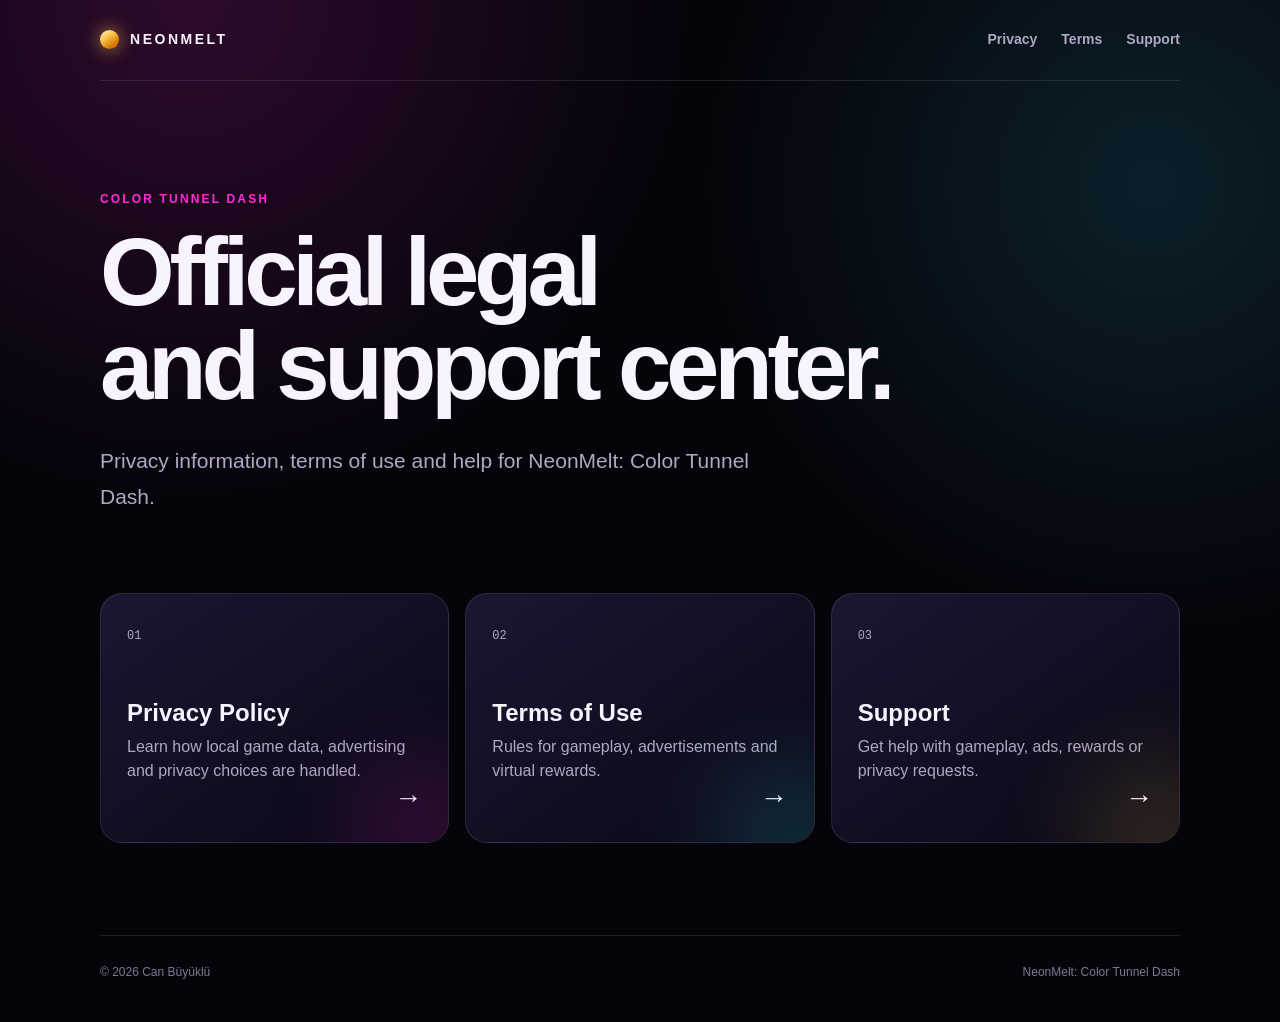
<file: index.html>
<!doctype html>
<html lang="en">
<head>
  <meta charset="utf-8">
  <meta name="viewport" content="width=device-width, initial-scale=1">
  <meta name="description" content="Official legal and support pages for NeonMelt: Color Tunnel Dash.">
  <title>NeonMelt: Color Tunnel Dash</title>
  <link rel="stylesheet" href="styles.css">
</head>
<body>
  <header class="site-header">
    <a class="brand" href="index.html" aria-label="NeonMelt home">
      <span class="brand-orb"></span>
      <span>NEONMELT</span>
    </a>
    <nav aria-label="Legal pages">
      <a href="privacy.html">Privacy</a>
      <a href="terms.html">Terms</a>
      <a href="support.html">Support</a>
    </nav>
  </header>

  <main class="hero-shell">
    <section class="hero">
      <p class="eyebrow">COLOR TUNNEL DASH</p>
      <h1>Official legal<br>and support center.</h1>
      <p class="lede">Privacy information, terms of use and help for NeonMelt: Color Tunnel Dash.</p>
      <div class="card-grid">
        <a class="link-card" href="privacy.html">
          <span class="card-index">01</span>
          <h2>Privacy Policy</h2>
          <p>Learn how local game data, advertising and privacy choices are handled.</p>
          <span class="card-arrow">→</span>
        </a>
        <a class="link-card" href="terms.html">
          <span class="card-index">02</span>
          <h2>Terms of Use</h2>
          <p>Rules for gameplay, advertisements and virtual rewards.</p>
          <span class="card-arrow">→</span>
        </a>
        <a class="link-card" href="support.html">
          <span class="card-index">03</span>
          <h2>Support</h2>
          <p>Get help with gameplay, ads, rewards or privacy requests.</p>
          <span class="card-arrow">→</span>
        </a>
      </div>
    </section>
  </main>

  <footer>
    <span>© 2026 Can Büyüklü</span>
    <span>NeonMelt: Color Tunnel Dash</span>
  </footer>
</body>
</html>
</file>
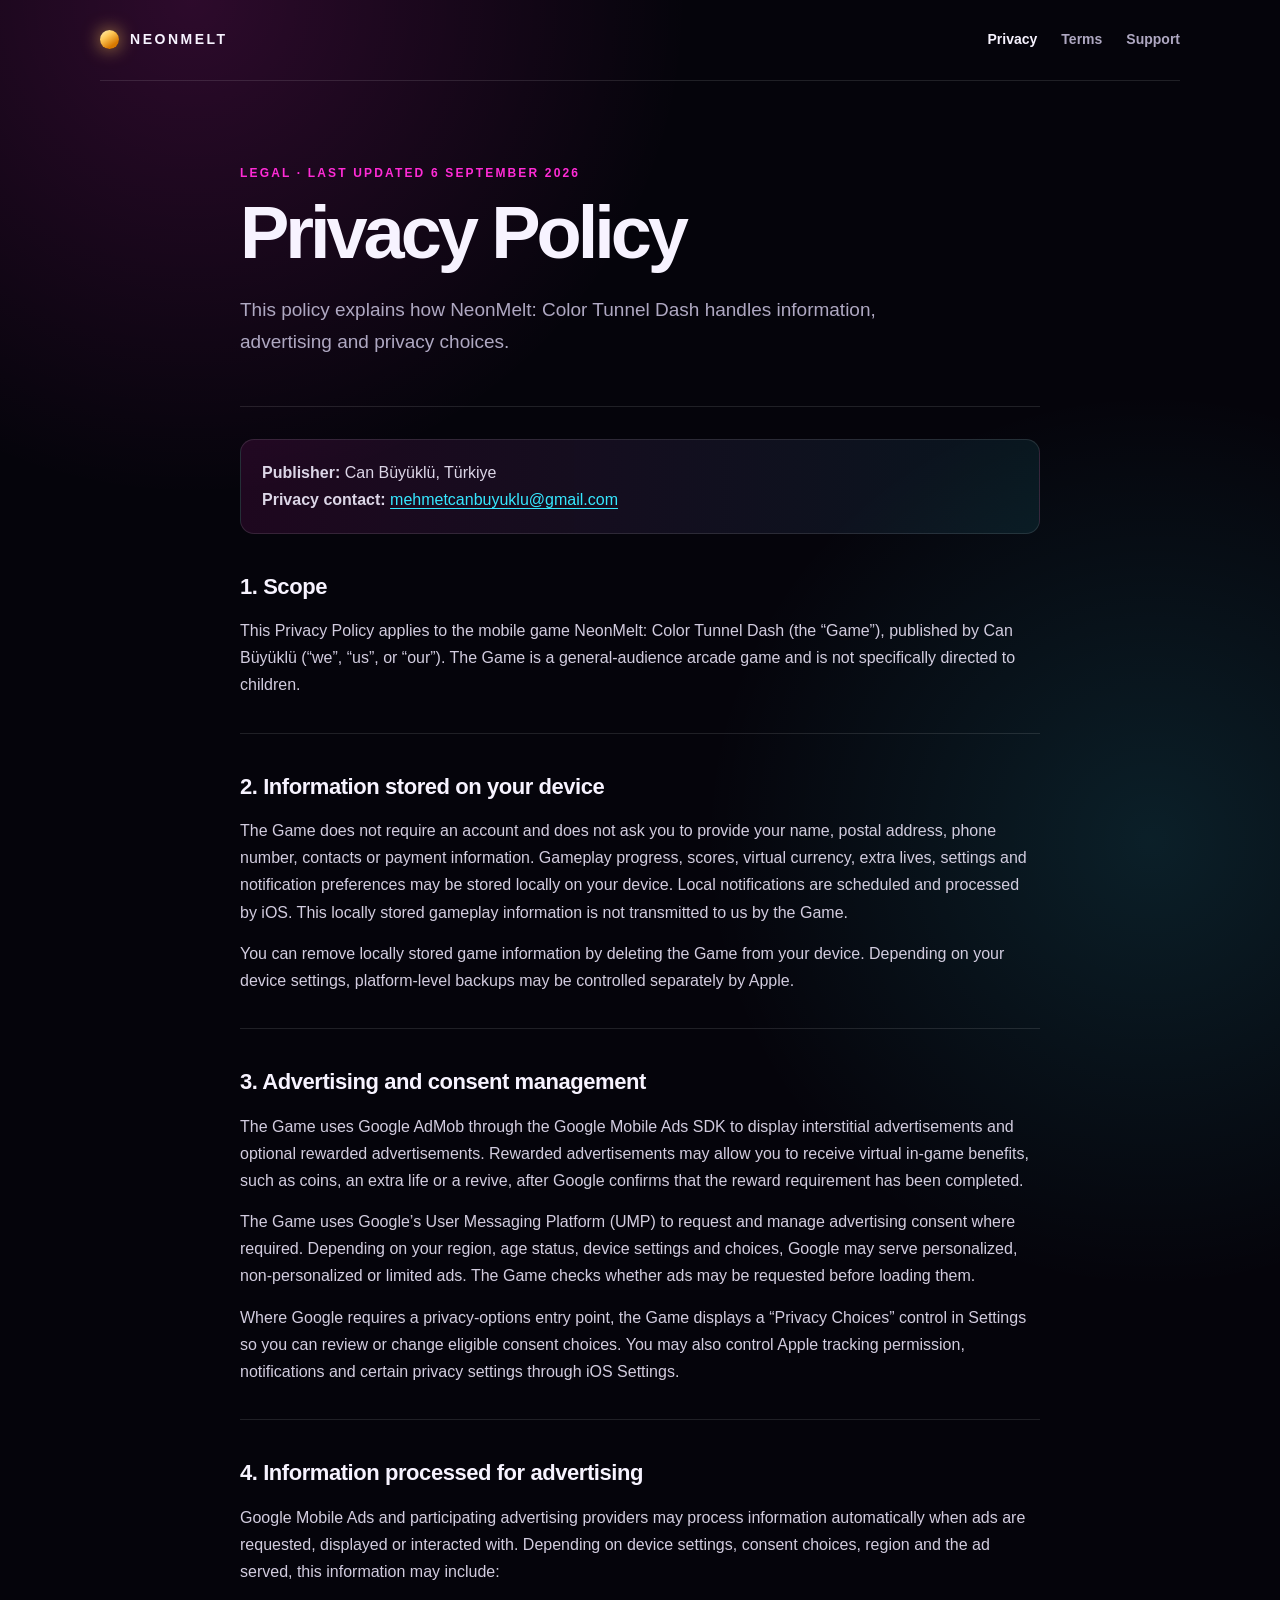
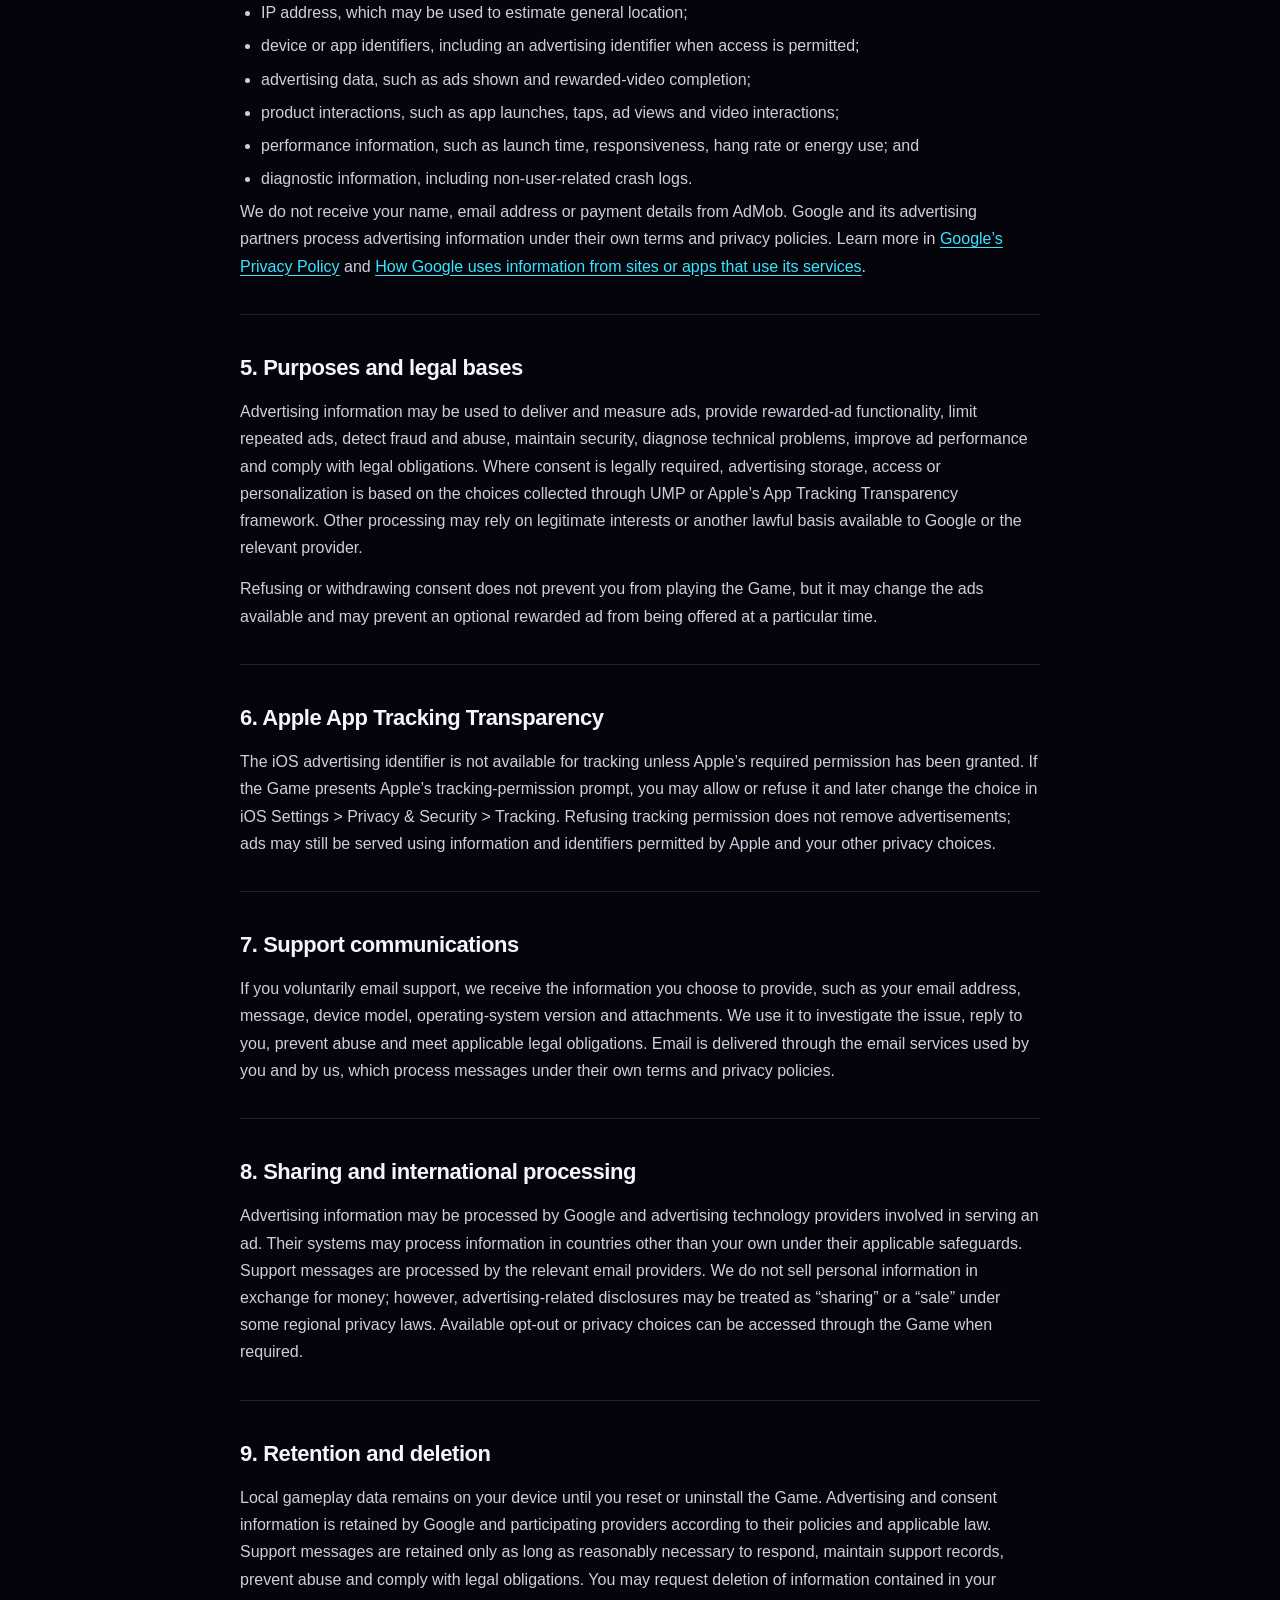
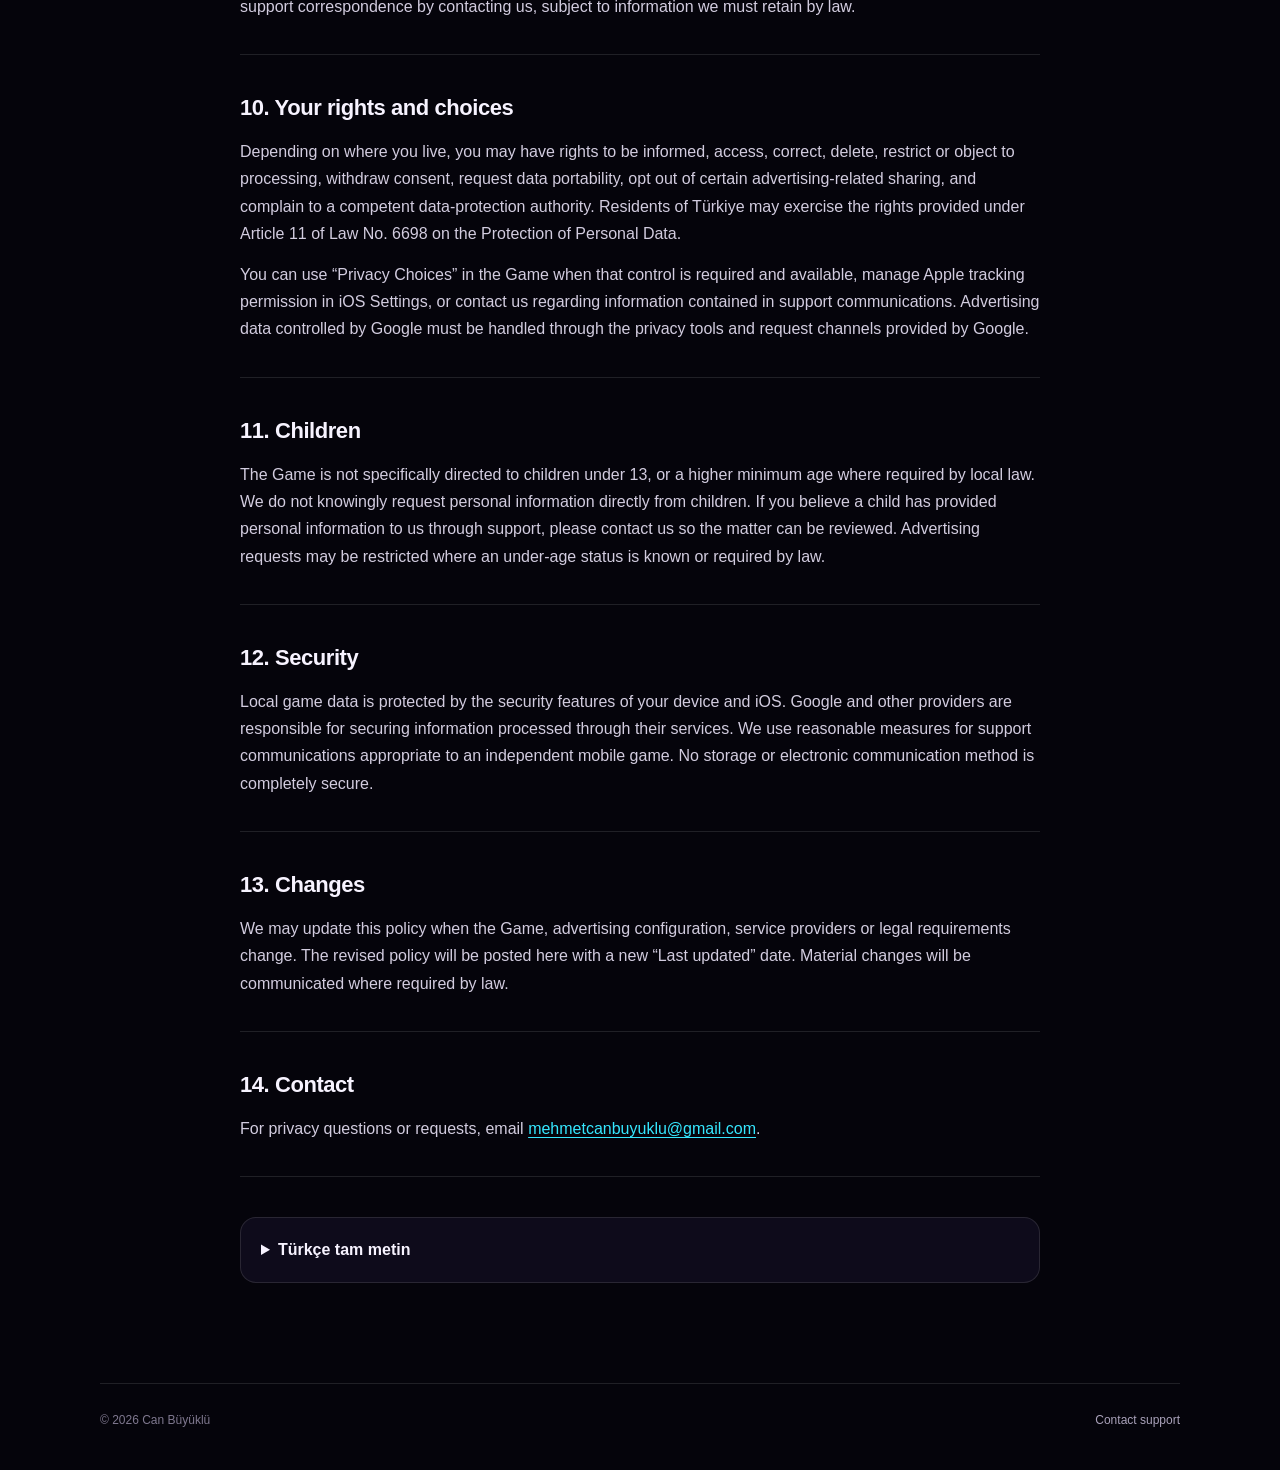
<file: privacy.html>
<!doctype html>
<html lang="en">
<head>
  <meta charset="utf-8">
  <meta name="viewport" content="width=device-width, initial-scale=1">
  <meta name="description" content="Privacy Policy for NeonMelt: Color Tunnel Dash.">
  <title>Privacy Policy — NeonMelt</title>
  <link rel="stylesheet" href="styles.css">
</head>
<body>
  <header class="site-header">
    <a class="brand" href="index.html"><span class="brand-orb"></span><span>NEONMELT</span></a>
    <nav aria-label="Legal pages">
      <a class="active" href="privacy.html">Privacy</a>
      <a href="terms.html">Terms</a>
      <a href="support.html">Support</a>
    </nav>
  </header>

  <main class="document-shell">
    <article class="document">
      <div class="document-title">
        <p class="eyebrow">LEGAL · LAST UPDATED 6 SEPTEMBER 2026</p>
        <h1>Privacy Policy</h1>
        <p>This policy explains how NeonMelt: Color Tunnel Dash handles information, advertising and privacy choices.</p>
      </div>

      <div class="notice">
        <strong>Publisher:</strong> Can Büyüklü, Türkiye<br>
        <strong>Privacy contact:</strong> <a href="mailto:mehmetcanbuyuklu@gmail.com">mehmetcanbuyuklu@gmail.com</a>
      </div>

      <section>
        <h2>1. Scope</h2>
        <p>This Privacy Policy applies to the mobile game NeonMelt: Color Tunnel Dash (the “Game”), published by Can Büyüklü (“we”, “us”, or “our”). The Game is a general-audience arcade game and is not specifically directed to children.</p>
      </section>

      <section>
        <h2>2. Information stored on your device</h2>
        <p>The Game does not require an account and does not ask you to provide your name, postal address, phone number, contacts or payment information. Gameplay progress, scores, virtual currency, extra lives, settings and notification preferences may be stored locally on your device. Local notifications are scheduled and processed by iOS. This locally stored gameplay information is not transmitted to us by the Game.</p>
        <p>You can remove locally stored game information by deleting the Game from your device. Depending on your device settings, platform-level backups may be controlled separately by Apple.</p>
      </section>

      <section>
        <h2>3. Advertising and consent management</h2>
        <p>The Game uses Google AdMob through the Google Mobile Ads SDK to display interstitial advertisements and optional rewarded advertisements. Rewarded advertisements may allow you to receive virtual in-game benefits, such as coins, an extra life or a revive, after Google confirms that the reward requirement has been completed.</p>
        <p>The Game uses Google’s User Messaging Platform (UMP) to request and manage advertising consent where required. Depending on your region, age status, device settings and choices, Google may serve personalized, non-personalized or limited ads. The Game checks whether ads may be requested before loading them.</p>
        <p>Where Google requires a privacy-options entry point, the Game displays a “Privacy Choices” control in Settings so you can review or change eligible consent choices. You may also control Apple tracking permission, notifications and certain privacy settings through iOS Settings.</p>
      </section>

      <section>
        <h2>4. Information processed for advertising</h2>
        <p>Google Mobile Ads and participating advertising providers may process information automatically when ads are requested, displayed or interacted with. Depending on device settings, consent choices, region and the ad served, this information may include:</p>
        <ul>
          <li>IP address, which may be used to estimate general location;</li>
          <li>device or app identifiers, including an advertising identifier when access is permitted;</li>
          <li>advertising data, such as ads shown and rewarded-video completion;</li>
          <li>product interactions, such as app launches, taps, ad views and video interactions;</li>
          <li>performance information, such as launch time, responsiveness, hang rate or energy use; and</li>
          <li>diagnostic information, including non-user-related crash logs.</li>
        </ul>
        <p>We do not receive your name, email address or payment details from AdMob. Google and its advertising partners process advertising information under their own terms and privacy policies. Learn more in <a href="https://policies.google.com/privacy" target="_blank" rel="noopener noreferrer">Google’s Privacy Policy</a> and <a href="https://policies.google.com/technologies/partner-sites" target="_blank" rel="noopener noreferrer">How Google uses information from sites or apps that use its services</a>.</p>
      </section>

      <section>
        <h2>5. Purposes and legal bases</h2>
        <p>Advertising information may be used to deliver and measure ads, provide rewarded-ad functionality, limit repeated ads, detect fraud and abuse, maintain security, diagnose technical problems, improve ad performance and comply with legal obligations. Where consent is legally required, advertising storage, access or personalization is based on the choices collected through UMP or Apple’s App Tracking Transparency framework. Other processing may rely on legitimate interests or another lawful basis available to Google or the relevant provider.</p>
        <p>Refusing or withdrawing consent does not prevent you from playing the Game, but it may change the ads available and may prevent an optional rewarded ad from being offered at a particular time.</p>
      </section>

      <section>
        <h2>6. Apple App Tracking Transparency</h2>
        <p>The iOS advertising identifier is not available for tracking unless Apple’s required permission has been granted. If the Game presents Apple’s tracking-permission prompt, you may allow or refuse it and later change the choice in iOS Settings &gt; Privacy &amp; Security &gt; Tracking. Refusing tracking permission does not remove advertisements; ads may still be served using information and identifiers permitted by Apple and your other privacy choices.</p>
      </section>

      <section>
        <h2>7. Support communications</h2>
        <p>If you voluntarily email support, we receive the information you choose to provide, such as your email address, message, device model, operating-system version and attachments. We use it to investigate the issue, reply to you, prevent abuse and meet applicable legal obligations. Email is delivered through the email services used by you and by us, which process messages under their own terms and privacy policies.</p>
      </section>

      <section>
        <h2>8. Sharing and international processing</h2>
        <p>Advertising information may be processed by Google and advertising technology providers involved in serving an ad. Their systems may process information in countries other than your own under their applicable safeguards. Support messages are processed by the relevant email providers. We do not sell personal information in exchange for money; however, advertising-related disclosures may be treated as “sharing” or a “sale” under some regional privacy laws. Available opt-out or privacy choices can be accessed through the Game when required.</p>
      </section>

      <section>
        <h2>9. Retention and deletion</h2>
        <p>Local gameplay data remains on your device until you reset or uninstall the Game. Advertising and consent information is retained by Google and participating providers according to their policies and applicable law. Support messages are retained only as long as reasonably necessary to respond, maintain support records, prevent abuse and comply with legal obligations. You may request deletion of information contained in your support correspondence by contacting us, subject to information we must retain by law.</p>
      </section>

      <section>
        <h2>10. Your rights and choices</h2>
        <p>Depending on where you live, you may have rights to be informed, access, correct, delete, restrict or object to processing, withdraw consent, request data portability, opt out of certain advertising-related sharing, and complain to a competent data-protection authority. Residents of Türkiye may exercise the rights provided under Article 11 of Law No. 6698 on the Protection of Personal Data.</p>
        <p>You can use “Privacy Choices” in the Game when that control is required and available, manage Apple tracking permission in iOS Settings, or contact us regarding information contained in support communications. Advertising data controlled by Google must be handled through the privacy tools and request channels provided by Google.</p>
      </section>

      <section>
        <h2>11. Children</h2>
        <p>The Game is not specifically directed to children under 13, or a higher minimum age where required by local law. We do not knowingly request personal information directly from children. If you believe a child has provided personal information to us through support, please contact us so the matter can be reviewed. Advertising requests may be restricted where an under-age status is known or required by law.</p>
      </section>

      <section>
        <h2>12. Security</h2>
        <p>Local game data is protected by the security features of your device and iOS. Google and other providers are responsible for securing information processed through their services. We use reasonable measures for support communications appropriate to an independent mobile game. No storage or electronic communication method is completely secure.</p>
      </section>

      <section>
        <h2>13. Changes</h2>
        <p>We may update this policy when the Game, advertising configuration, service providers or legal requirements change. The revised policy will be posted here with a new “Last updated” date. Material changes will be communicated where required by law.</p>
      </section>

      <section>
        <h2>14. Contact</h2>
        <p>For privacy questions or requests, email <a href="mailto:mehmetcanbuyuklu@gmail.com">mehmetcanbuyuklu@gmail.com</a>.</p>
      </section>

      <details class="translation">
        <summary>Türkçe tam metin</summary>
        <div>
          <p><strong>Son güncelleme:</strong> 6 Eylül 2026<br><strong>Yayıncı/veri sorumlusu:</strong> Can Büyüklü, Türkiye<br><strong>İletişim:</strong> <a href="mailto:mehmetcanbuyuklu@gmail.com">mehmetcanbuyuklu@gmail.com</a></p>
          <h2>1. Kapsam</h2>
          <p>Bu Gizlilik Politikası, Can Büyüklü (“biz”) tarafından yayımlanan NeonMelt: Color Tunnel Dash adlı mobil oyun (“Oyun”) için geçerlidir. Oyun genel kitleye yönelik bir arcade oyunudur ve özellikle çocuklara yönelik değildir.</p>
          <h2>2. Cihazınızda saklanan bilgiler</h2>
          <p>Oyun hesap açılmasını gerektirmez; ad, posta adresi, telefon numarası, rehber veya ödeme bilgisi istemez. Oyun ilerlemesi, skorlar, sanal para, ekstra canlar, ayarlar ve bildirim tercihleri cihazınızda yerel olarak saklanabilir. Yerel bildirimler iOS tarafından cihaz üzerinde işlenir. Bu yerel oyun bilgileri Oyun tarafından bize iletilmez.</p>
          <p>Yerel oyun verilerini cihazınızdan kaldırmak için Oyunu silebilirsiniz. Platform seviyesindeki yedekler, cihaz ayarlarınıza bağlı olarak Apple tarafından ayrıca yönetilebilir.</p>
          <h2>3. Reklamlar ve izin yönetimi</h2>
          <p>Oyun; geçiş reklamları ve isteğe bağlı ödüllü reklamlar göstermek için Google Mobile Ads SDK aracılığıyla Google AdMob kullanır. Ödüllü reklamlar, Google ödül koşulunun tamamlandığını doğruladıktan sonra jeton, ekstra can veya yeniden canlanma gibi sanal oyun içi faydalar sağlayabilir.</p>
          <p>Oyun, gerekli olduğu yerlerde reklam izinlerini almak ve yönetmek için Google User Messaging Platform’u (UMP) kullanır. Bölgenize, yaş durumunuza, cihaz ayarlarınıza ve seçimlerinize göre Google kişiselleştirilmiş, kişiselleştirilmemiş veya sınırlı reklamlar sunabilir. Oyun, reklamları yüklemeden önce reklam isteğine izin verilip verilmediğini kontrol eder.</p>
          <p>Google gizlilik seçenekleri için uygulama içi bir giriş noktası gerektirdiğinde Ayarlar ekranında “Gizlilik Seçenekleri” gösterilir. Buradan uygun izin seçimlerinizi inceleyebilir veya değiştirebilirsiniz.</p>
          <h2>4. Reklamlar için işlenebilecek bilgiler</h2>
          <p>Google Mobile Ads ve reklama katılan sağlayıcılar; reklam istendiğinde, gösterildiğinde veya reklamla etkileşime girildiğinde IP adresi ve yaklaşık konum, cihaz veya uygulama kimlikleri, reklam verileri, uygulama ve video etkileşimleri, performans bilgileri ve tanılama/çökme kayıtları gibi bilgileri işleyebilir. İşlenen bilgiler cihaz ayarlarına, izin seçimlerine, bölgeye ve gösterilen reklama göre değişebilir.</p>
          <p>AdMob üzerinden adınızı, e-posta adresinizi veya ödeme bilgilerinizi almayız. Ayrıntılar için <a href="https://policies.google.com/privacy" target="_blank" rel="noopener noreferrer">Google Gizlilik Politikası</a> ile <a href="https://policies.google.com/technologies/partner-sites" target="_blank" rel="noopener noreferrer">Google hizmetlerini kullanan uygulamalardaki bilgilerin kullanımı</a> sayfasını inceleyebilirsiniz.</p>
          <h2>5. Amaçlar ve hukuki sebepler</h2>
          <p>Reklam bilgileri; reklam sunmak ve ölçmek, ödüllü reklam işlevini sağlamak, tekrarları sınırlamak, dolandırıcılığı ve kötüye kullanımı tespit etmek, güvenliği sağlamak, teknik sorunları teşhis etmek, reklam performansını geliştirmek ve hukuki yükümlülükleri yerine getirmek için kullanılabilir. Rızanın gerektiği durumlarda depolama, erişim veya reklam kişiselleştirme UMP ya da Apple Uygulama Takip Şeffaflığı üzerinden yaptığınız seçimlere dayanır.</p>
          <h2>6. Apple Uygulama Takip Şeffaflığı</h2>
          <p>Apple’ın gerekli izni verilmedikçe iOS reklam kimliği takip amacıyla kullanılamaz. Oyun Apple takip izni penceresini gösterirse izin verebilir veya reddedebilir; seçiminizi daha sonra iOS Ayarlar &gt; Gizlilik ve Güvenlik &gt; Takip bölümünden değiştirebilirsiniz. Takip iznini reddetmek reklamları tamamen kaldırmaz.</p>
          <h2>7. Destek yazışmaları</h2>
          <p>Destek için kendi isteğinizle e-posta gönderirseniz e-posta adresiniz, mesajınız, cihaz modeliniz, işletim sistemi sürümünüz ve ekleriniz bize ulaşır. Bunları sorunu incelemek, yanıt vermek, kötüye kullanımı önlemek ve hukuki yükümlülükleri yerine getirmek için kullanırız.</p>
          <h2>8. Paylaşım ve uluslararası işleme</h2>
          <p>Reklam bilgileri Google ve reklamın sunulmasında görev alan reklam teknolojisi sağlayıcıları tarafından işlenebilir ve kendi güvenceleri kapsamında ülkeniz dışında işlenebilir. Kişisel bilgileri para karşılığında satmayız; ancak reklamla ilgili bazı aktarımlar belirli bölgesel kanunlarda “paylaşım” veya “satış” sayılabilir.</p>
          <h2>9. Saklama ve silme</h2>
          <p>Yerel oyun verileri Oyunu sıfırlayana veya kaldırana kadar cihazınızda kalır. Reklam ve izin bilgileri Google ve katılan sağlayıcılar tarafından kendi politikaları kapsamında saklanır. Destek mesajları yalnızca makul ölçüde gerekli olduğu sürece saklanır.</p>
          <h2>10. Haklarınız ve seçimleriniz</h2>
          <p>Bulunduğunuz yere göre bilgi alma, erişim, düzeltme, silme, işlemeyi kısıtlama veya işlemeye itiraz etme, rızayı geri çekme, veri taşınabilirliği isteme ve yetkili makama şikâyette bulunma haklarınız olabilir. Türkiye’de ikamet eden kişiler 6698 sayılı Kanun’un 11. maddesindeki haklarını kullanabilir.</p>
          <p>Mevcut olduğunda Oyun içindeki “Gizlilik Seçenekleri”ni kullanabilir, Apple takip iznini iOS Ayarları’ndan yönetebilir veya destek yazışmalarındaki bilgiler için bizimle iletişime geçebilirsiniz.</p>
          <h2>11. Çocuklar</h2>
          <p>Oyun özellikle 13 yaşından küçük çocuklara veya yerel hukukun gerektirdiği daha yüksek asgari yaşın altındaki kişilere yönelik değildir. Çocuklardan bilerek doğrudan kişisel bilgi istemeyiz.</p>
          <h2>12. Güvenlik</h2>
          <p>Yerel oyun verileri cihazınızın ve iOS’in güvenlik özellikleriyle korunur. Google ve diğer sağlayıcılar kendi hizmetlerinde işlenen bilgilerin güvenliğinden sorumludur. Hiçbir saklama veya elektronik iletişim yöntemi tamamen güvenli değildir.</p>
          <h2>13. Değişiklikler</h2>
          <p>Oyun, reklam yapılandırması, hizmet sağlayıcıları veya hukuki gereklilikler değiştiğinde bu politikayı güncelleyebiliriz. Güncel metin yeni “Son güncelleme” tarihiyle burada yayımlanır.</p>
          <h2>14. İletişim</h2>
          <p>Gizlilikle ilgili soru ve talepleriniz için <a href="mailto:mehmetcanbuyuklu@gmail.com">mehmetcanbuyuklu@gmail.com</a> adresine yazabilirsiniz.</p>
        </div>
      </details>
    </article>
  </main>

  <footer><span>© 2026 Can Büyüklü</span><a href="support.html">Contact support</a></footer>
</body>
</html>
</file>
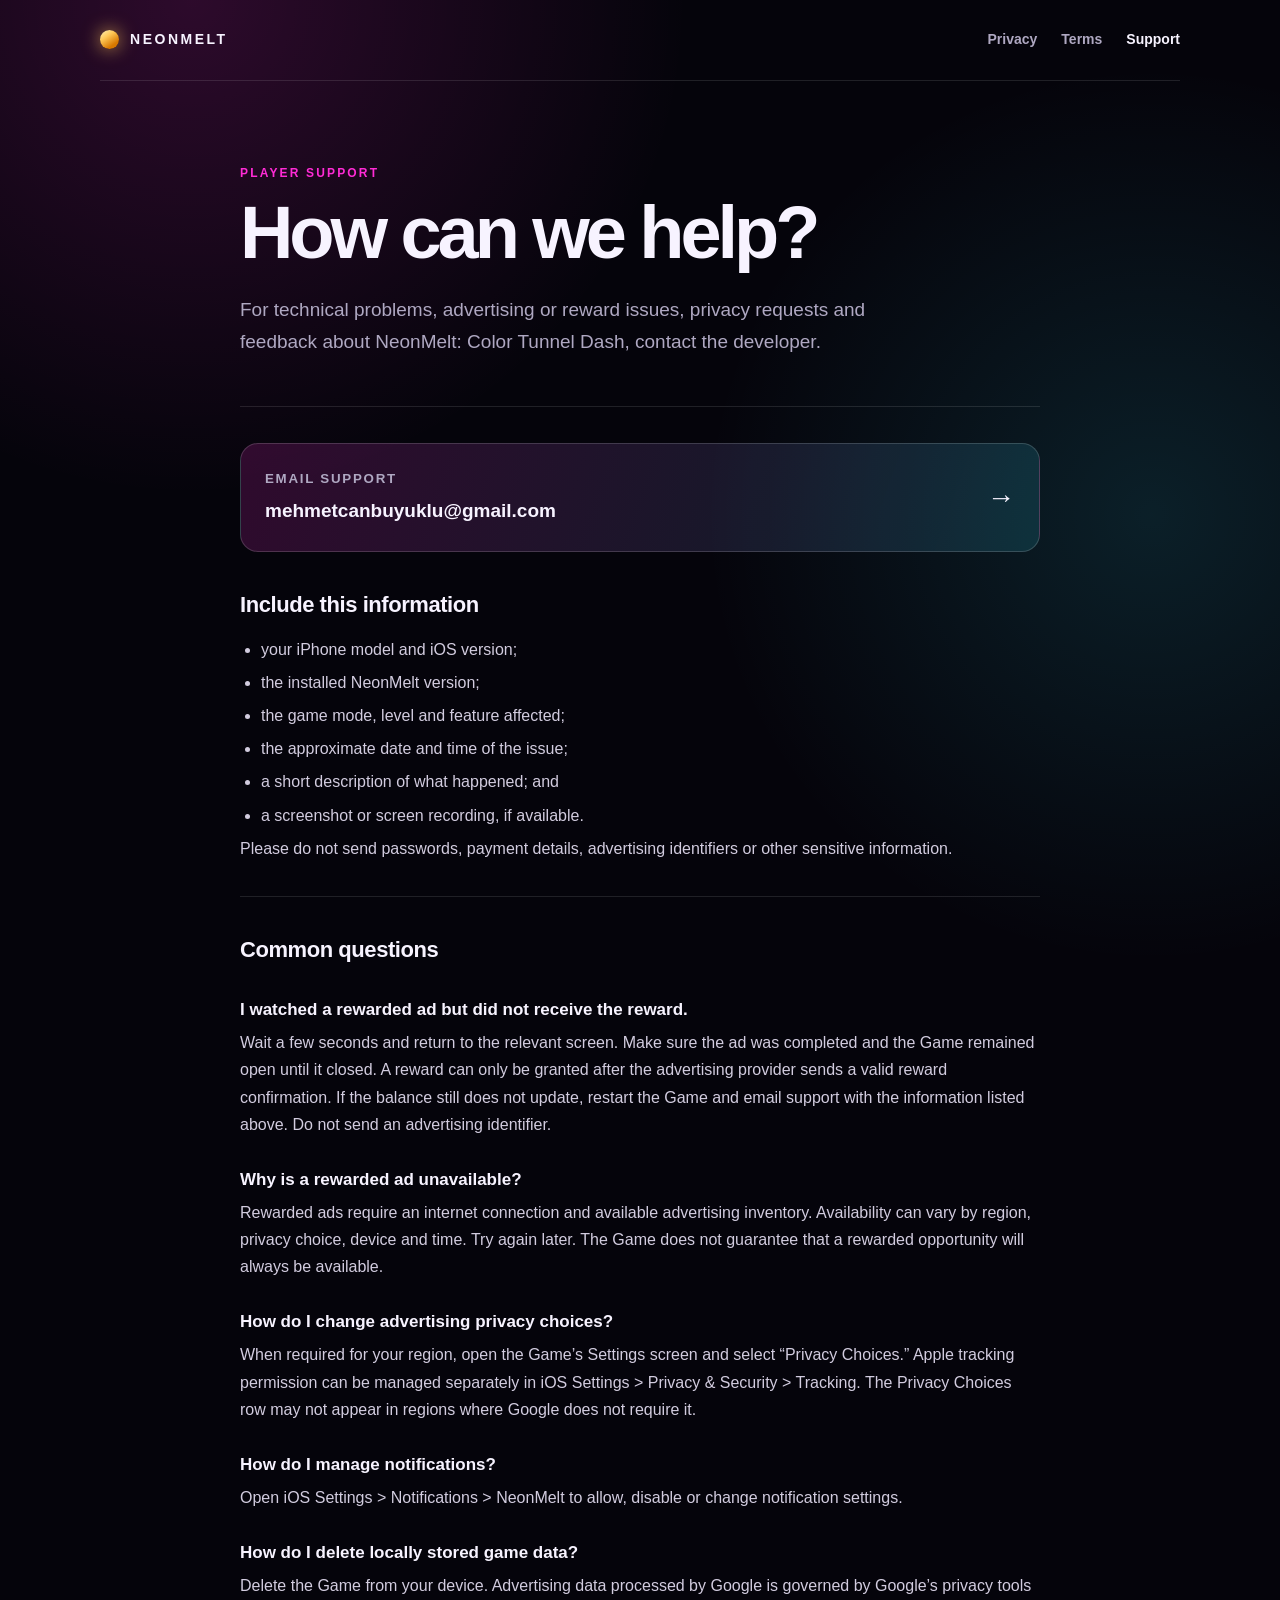
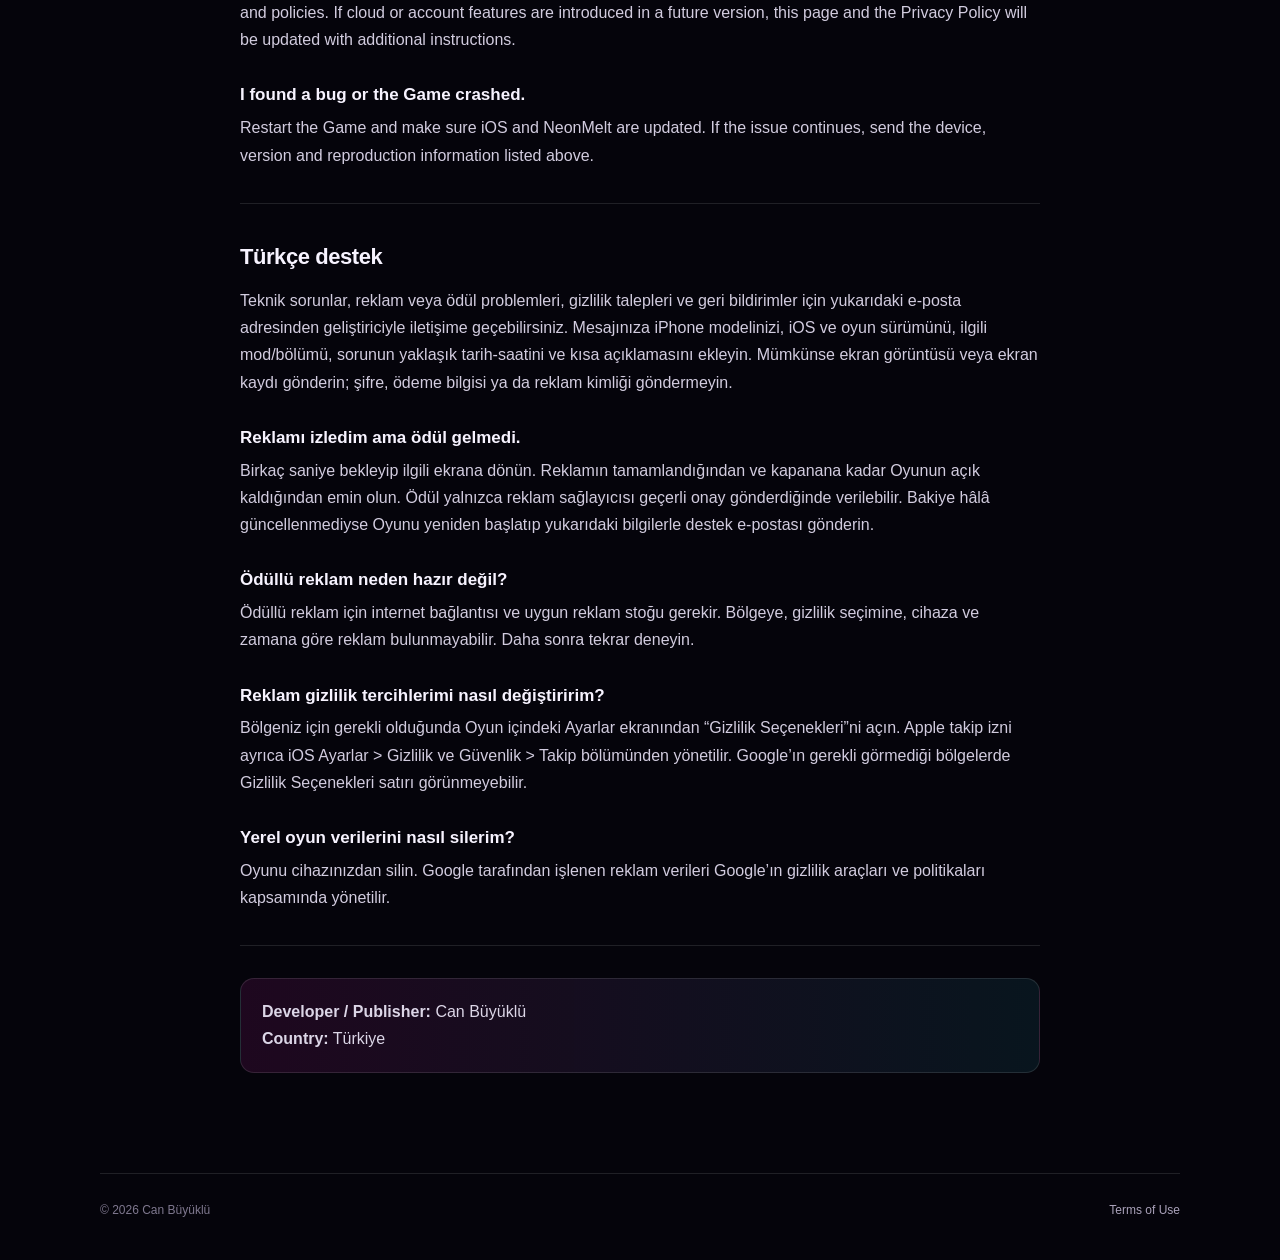
<file: support.html>
<!doctype html>
<html lang="en">
<head>
  <meta charset="utf-8">
  <meta name="viewport" content="width=device-width, initial-scale=1">
  <meta name="description" content="Support for NeonMelt: Color Tunnel Dash.">
  <title>Support — NeonMelt</title>
  <link rel="stylesheet" href="styles.css">
</head>
<body>
  <header class="site-header">
    <a class="brand" href="index.html"><span class="brand-orb"></span><span>NEONMELT</span></a>
    <nav aria-label="Legal pages">
      <a href="privacy.html">Privacy</a>
      <a href="terms.html">Terms</a>
      <a class="active" href="support.html">Support</a>
    </nav>
  </header>

  <main class="document-shell">
    <article class="document support-document">
      <div class="document-title">
        <p class="eyebrow">PLAYER SUPPORT</p>
        <h1>How can we help?</h1>
        <p>For technical problems, advertising or reward issues, privacy requests and feedback about NeonMelt: Color Tunnel Dash, contact the developer.</p>
      </div>

      <a class="support-cta" href="mailto:mehmetcanbuyuklu@gmail.com?subject=NeonMelt%20Support%20Request">
        <span>
          <small>EMAIL SUPPORT</small>
          <strong>mehmetcanbuyuklu@gmail.com</strong>
        </span>
        <span class="card-arrow">→</span>
      </a>

      <section>
        <h2>Include this information</h2>
        <ul>
          <li>your iPhone model and iOS version;</li>
          <li>the installed NeonMelt version;</li>
          <li>the game mode, level and feature affected;</li>
          <li>the approximate date and time of the issue;</li>
          <li>a short description of what happened; and</li>
          <li>a screenshot or screen recording, if available.</li>
        </ul>
        <p>Please do not send passwords, payment details, advertising identifiers or other sensitive information.</p>
      </section>

      <section>
        <h2>Common questions</h2>

        <h3>I watched a rewarded ad but did not receive the reward.</h3>
        <p>Wait a few seconds and return to the relevant screen. Make sure the ad was completed and the Game remained open until it closed. A reward can only be granted after the advertising provider sends a valid reward confirmation. If the balance still does not update, restart the Game and email support with the information listed above. Do not send an advertising identifier.</p>

        <h3>Why is a rewarded ad unavailable?</h3>
        <p>Rewarded ads require an internet connection and available advertising inventory. Availability can vary by region, privacy choice, device and time. Try again later. The Game does not guarantee that a rewarded opportunity will always be available.</p>

        <h3>How do I change advertising privacy choices?</h3>
        <p>When required for your region, open the Game’s Settings screen and select “Privacy Choices.” Apple tracking permission can be managed separately in iOS Settings &gt; Privacy &amp; Security &gt; Tracking. The Privacy Choices row may not appear in regions where Google does not require it.</p>

        <h3>How do I manage notifications?</h3>
        <p>Open iOS Settings &gt; Notifications &gt; NeonMelt to allow, disable or change notification settings.</p>

        <h3>How do I delete locally stored game data?</h3>
        <p>Delete the Game from your device. Advertising data processed by Google is governed by Google’s privacy tools and policies. If cloud or account features are introduced in a future version, this page and the Privacy Policy will be updated with additional instructions.</p>

        <h3>I found a bug or the Game crashed.</h3>
        <p>Restart the Game and make sure iOS and NeonMelt are updated. If the issue continues, send the device, version and reproduction information listed above.</p>
      </section>

      <section>
        <h2>Türkçe destek</h2>
        <p>Teknik sorunlar, reklam veya ödül problemleri, gizlilik talepleri ve geri bildirimler için yukarıdaki e-posta adresinden geliştiriciyle iletişime geçebilirsiniz. Mesajınıza iPhone modelinizi, iOS ve oyun sürümünü, ilgili mod/bölümü, sorunun yaklaşık tarih-saatini ve kısa açıklamasını ekleyin. Mümkünse ekran görüntüsü veya ekran kaydı gönderin; şifre, ödeme bilgisi ya da reklam kimliği göndermeyin.</p>

        <h3>Reklamı izledim ama ödül gelmedi.</h3>
        <p>Birkaç saniye bekleyip ilgili ekrana dönün. Reklamın tamamlandığından ve kapanana kadar Oyunun açık kaldığından emin olun. Ödül yalnızca reklam sağlayıcısı geçerli onay gönderdiğinde verilebilir. Bakiye hâlâ güncellenmediyse Oyunu yeniden başlatıp yukarıdaki bilgilerle destek e-postası gönderin.</p>

        <h3>Ödüllü reklam neden hazır değil?</h3>
        <p>Ödüllü reklam için internet bağlantısı ve uygun reklam stoğu gerekir. Bölgeye, gizlilik seçimine, cihaza ve zamana göre reklam bulunmayabilir. Daha sonra tekrar deneyin.</p>

        <h3>Reklam gizlilik tercihlerimi nasıl değiştiririm?</h3>
        <p>Bölgeniz için gerekli olduğunda Oyun içindeki Ayarlar ekranından “Gizlilik Seçenekleri”ni açın. Apple takip izni ayrıca iOS Ayarlar &gt; Gizlilik ve Güvenlik &gt; Takip bölümünden yönetilir. Google’ın gerekli görmediği bölgelerde Gizlilik Seçenekleri satırı görünmeyebilir.</p>

        <h3>Yerel oyun verilerini nasıl silerim?</h3>
        <p>Oyunu cihazınızdan silin. Google tarafından işlenen reklam verileri Google’ın gizlilik araçları ve politikaları kapsamında yönetilir.</p>
      </section>

      <div class="notice">
        <strong>Developer / Publisher:</strong> Can Büyüklü<br>
        <strong>Country:</strong> Türkiye
      </div>
    </article>
  </main>

  <footer><span>© 2026 Can Büyüklü</span><a href="terms.html">Terms of Use</a></footer>
</body>
</html>
</file>
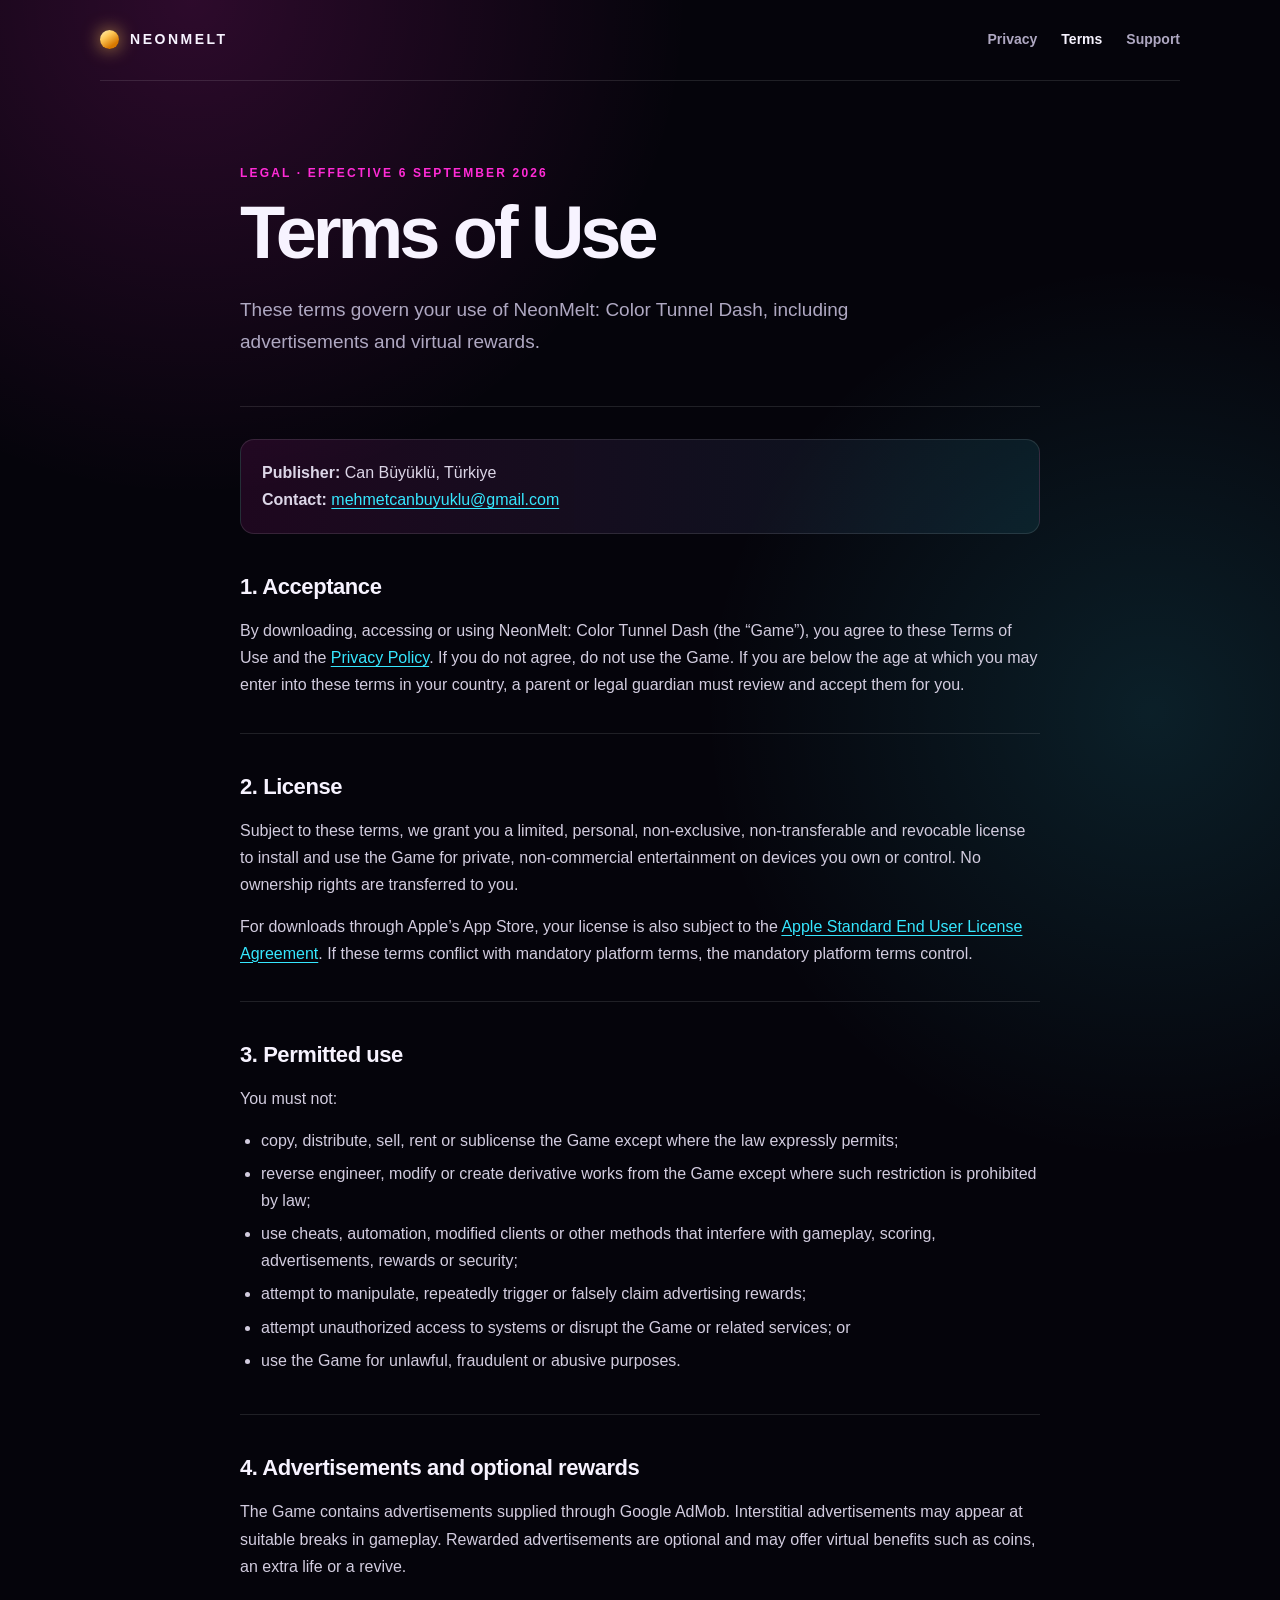
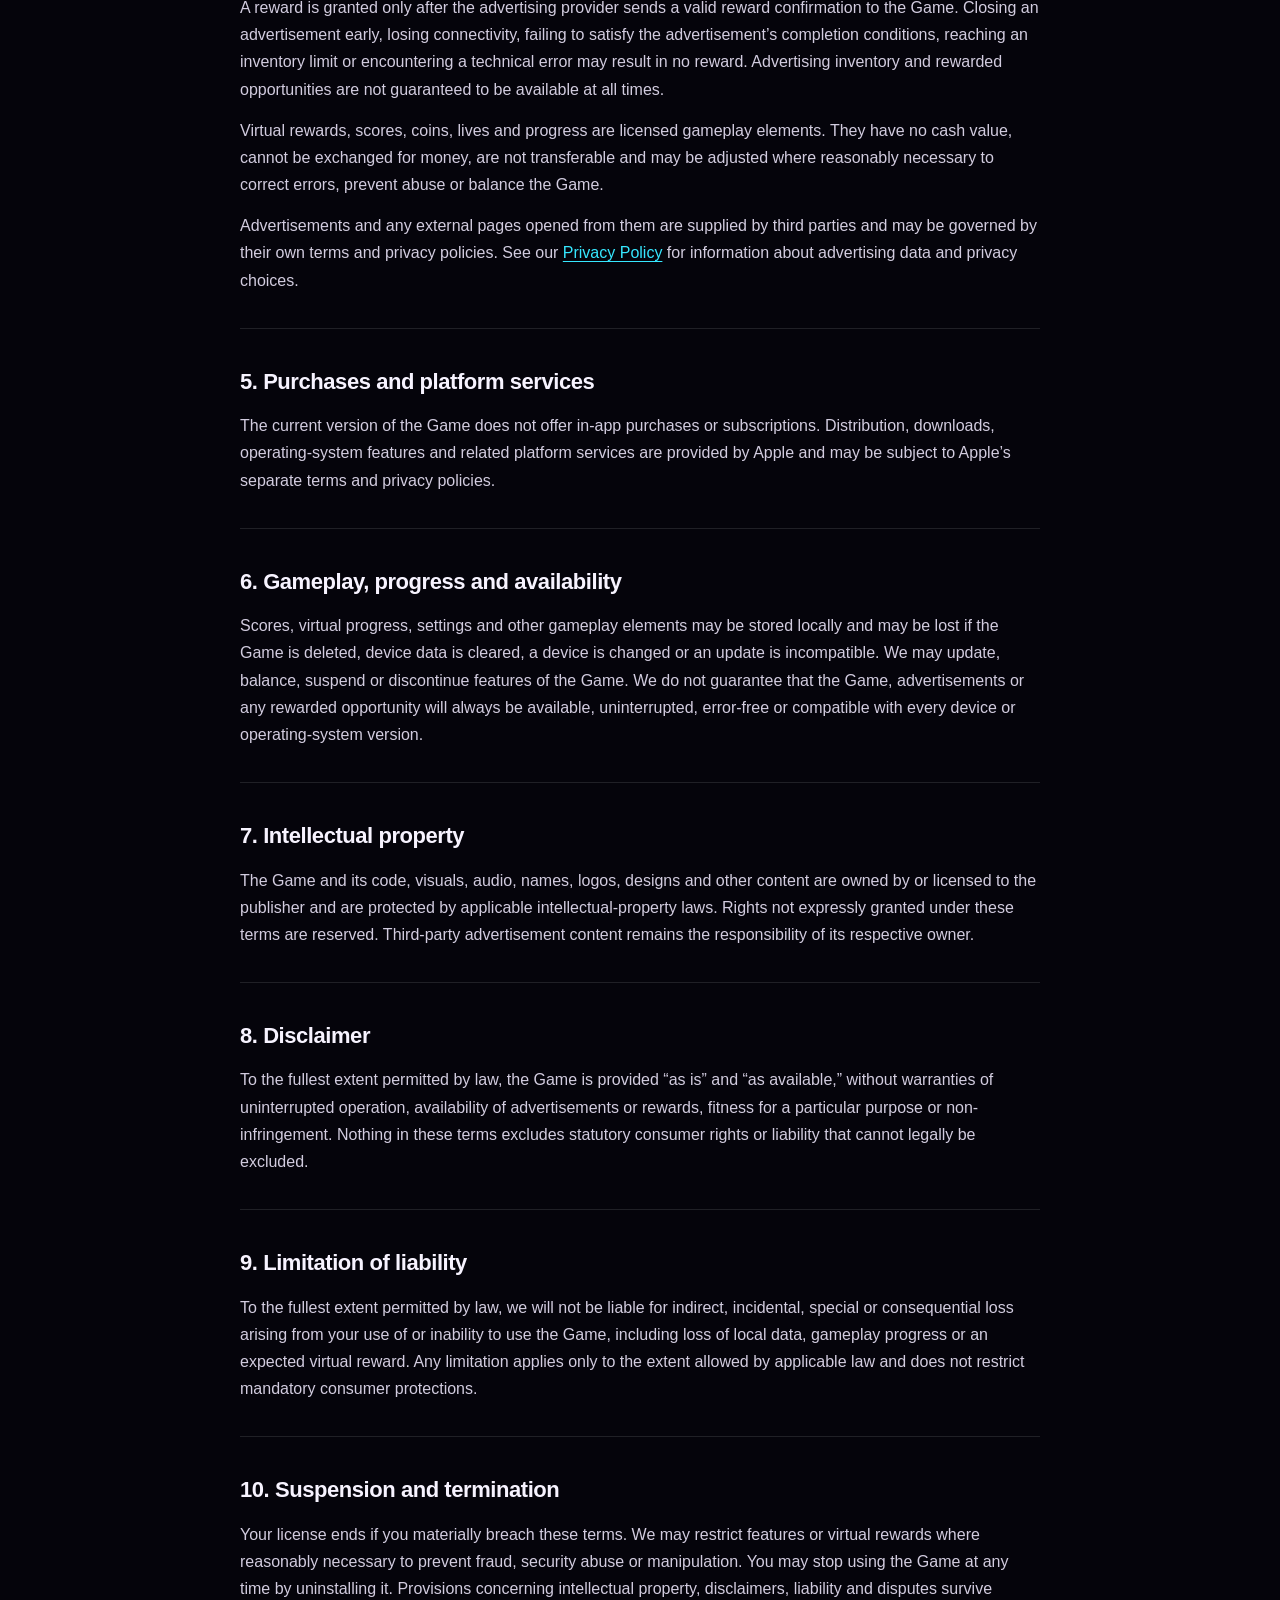
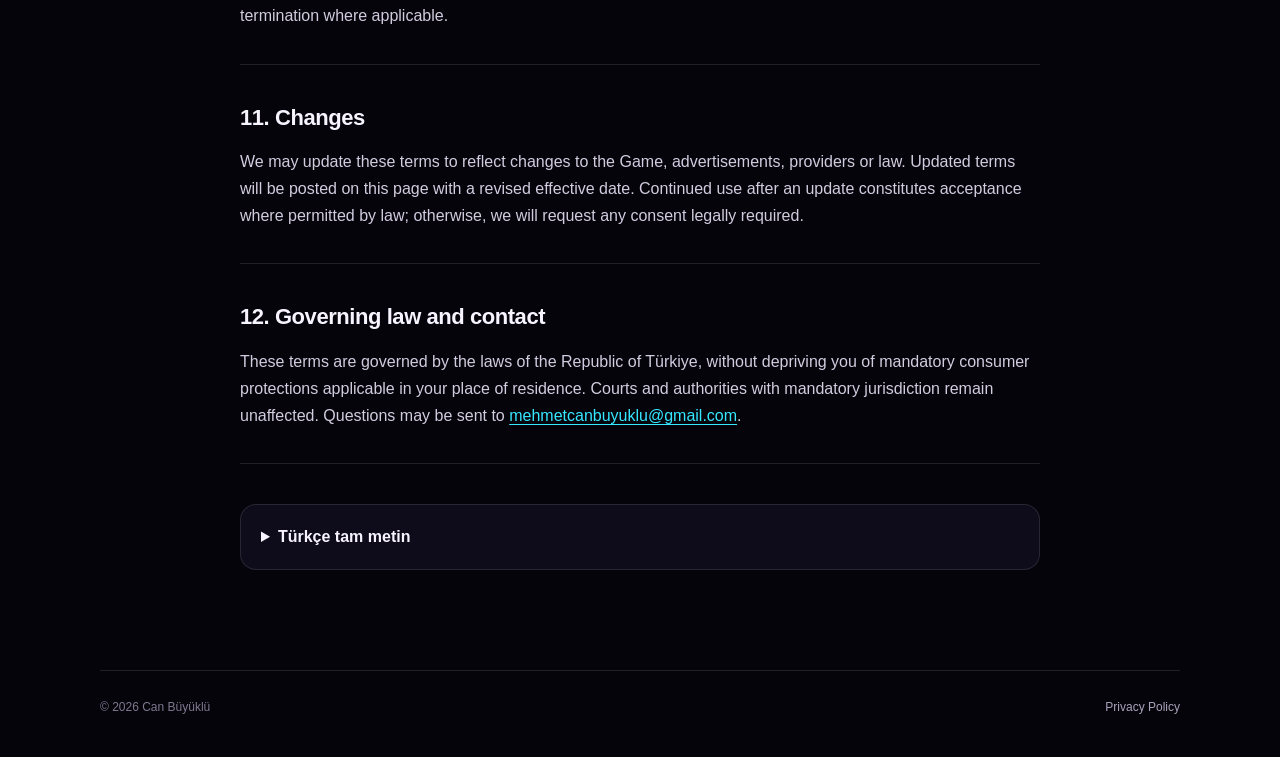
<file: terms.html>
<!doctype html>
<html lang="en">
<head>
  <meta charset="utf-8">
  <meta name="viewport" content="width=device-width, initial-scale=1">
  <meta name="description" content="Terms of Use for NeonMelt: Color Tunnel Dash.">
  <title>Terms of Use — NeonMelt</title>
  <link rel="stylesheet" href="styles.css">
</head>
<body>
  <header class="site-header">
    <a class="brand" href="index.html"><span class="brand-orb"></span><span>NEONMELT</span></a>
    <nav aria-label="Legal pages">
      <a href="privacy.html">Privacy</a>
      <a class="active" href="terms.html">Terms</a>
      <a href="support.html">Support</a>
    </nav>
  </header>

  <main class="document-shell">
    <article class="document">
      <div class="document-title">
        <p class="eyebrow">LEGAL · EFFECTIVE 6 SEPTEMBER 2026</p>
        <h1>Terms of Use</h1>
        <p>These terms govern your use of NeonMelt: Color Tunnel Dash, including advertisements and virtual rewards.</p>
      </div>

      <div class="notice">
        <strong>Publisher:</strong> Can Büyüklü, Türkiye<br>
        <strong>Contact:</strong> <a href="mailto:mehmetcanbuyuklu@gmail.com">mehmetcanbuyuklu@gmail.com</a>
      </div>

      <section>
        <h2>1. Acceptance</h2>
        <p>By downloading, accessing or using NeonMelt: Color Tunnel Dash (the “Game”), you agree to these Terms of Use and the <a href="privacy.html">Privacy Policy</a>. If you do not agree, do not use the Game. If you are below the age at which you may enter into these terms in your country, a parent or legal guardian must review and accept them for you.</p>
      </section>

      <section>
        <h2>2. License</h2>
        <p>Subject to these terms, we grant you a limited, personal, non-exclusive, non-transferable and revocable license to install and use the Game for private, non-commercial entertainment on devices you own or control. No ownership rights are transferred to you.</p>
        <p>For downloads through Apple’s App Store, your license is also subject to the <a href="https://www.apple.com/legal/internet-services/itunes/dev/stdeula/" target="_blank" rel="noopener noreferrer">Apple Standard End User License Agreement</a>. If these terms conflict with mandatory platform terms, the mandatory platform terms control.</p>
      </section>

      <section>
        <h2>3. Permitted use</h2>
        <p>You must not:</p>
        <ul>
          <li>copy, distribute, sell, rent or sublicense the Game except where the law expressly permits;</li>
          <li>reverse engineer, modify or create derivative works from the Game except where such restriction is prohibited by law;</li>
          <li>use cheats, automation, modified clients or other methods that interfere with gameplay, scoring, advertisements, rewards or security;</li>
          <li>attempt to manipulate, repeatedly trigger or falsely claim advertising rewards;</li>
          <li>attempt unauthorized access to systems or disrupt the Game or related services; or</li>
          <li>use the Game for unlawful, fraudulent or abusive purposes.</li>
        </ul>
      </section>

      <section>
        <h2>4. Advertisements and optional rewards</h2>
        <p>The Game contains advertisements supplied through Google AdMob. Interstitial advertisements may appear at suitable breaks in gameplay. Rewarded advertisements are optional and may offer virtual benefits such as coins, an extra life or a revive.</p>
        <p>A reward is granted only after the advertising provider sends a valid reward confirmation to the Game. Closing an advertisement early, losing connectivity, failing to satisfy the advertisement’s completion conditions, reaching an inventory limit or encountering a technical error may result in no reward. Advertising inventory and rewarded opportunities are not guaranteed to be available at all times.</p>
        <p>Virtual rewards, scores, coins, lives and progress are licensed gameplay elements. They have no cash value, cannot be exchanged for money, are not transferable and may be adjusted where reasonably necessary to correct errors, prevent abuse or balance the Game.</p>
        <p>Advertisements and any external pages opened from them are supplied by third parties and may be governed by their own terms and privacy policies. See our <a href="privacy.html">Privacy Policy</a> for information about advertising data and privacy choices.</p>
      </section>

      <section>
        <h2>5. Purchases and platform services</h2>
        <p>The current version of the Game does not offer in-app purchases or subscriptions. Distribution, downloads, operating-system features and related platform services are provided by Apple and may be subject to Apple’s separate terms and privacy policies.</p>
      </section>

      <section>
        <h2>6. Gameplay, progress and availability</h2>
        <p>Scores, virtual progress, settings and other gameplay elements may be stored locally and may be lost if the Game is deleted, device data is cleared, a device is changed or an update is incompatible. We may update, balance, suspend or discontinue features of the Game. We do not guarantee that the Game, advertisements or any rewarded opportunity will always be available, uninterrupted, error-free or compatible with every device or operating-system version.</p>
      </section>

      <section>
        <h2>7. Intellectual property</h2>
        <p>The Game and its code, visuals, audio, names, logos, designs and other content are owned by or licensed to the publisher and are protected by applicable intellectual-property laws. Rights not expressly granted under these terms are reserved. Third-party advertisement content remains the responsibility of its respective owner.</p>
      </section>

      <section>
        <h2>8. Disclaimer</h2>
        <p>To the fullest extent permitted by law, the Game is provided “as is” and “as available,” without warranties of uninterrupted operation, availability of advertisements or rewards, fitness for a particular purpose or non-infringement. Nothing in these terms excludes statutory consumer rights or liability that cannot legally be excluded.</p>
      </section>

      <section>
        <h2>9. Limitation of liability</h2>
        <p>To the fullest extent permitted by law, we will not be liable for indirect, incidental, special or consequential loss arising from your use of or inability to use the Game, including loss of local data, gameplay progress or an expected virtual reward. Any limitation applies only to the extent allowed by applicable law and does not restrict mandatory consumer protections.</p>
      </section>

      <section>
        <h2>10. Suspension and termination</h2>
        <p>Your license ends if you materially breach these terms. We may restrict features or virtual rewards where reasonably necessary to prevent fraud, security abuse or manipulation. You may stop using the Game at any time by uninstalling it. Provisions concerning intellectual property, disclaimers, liability and disputes survive termination where applicable.</p>
      </section>

      <section>
        <h2>11. Changes</h2>
        <p>We may update these terms to reflect changes to the Game, advertisements, providers or law. Updated terms will be posted on this page with a revised effective date. Continued use after an update constitutes acceptance where permitted by law; otherwise, we will request any consent legally required.</p>
      </section>

      <section>
        <h2>12. Governing law and contact</h2>
        <p>These terms are governed by the laws of the Republic of Türkiye, without depriving you of mandatory consumer protections applicable in your place of residence. Courts and authorities with mandatory jurisdiction remain unaffected. Questions may be sent to <a href="mailto:mehmetcanbuyuklu@gmail.com">mehmetcanbuyuklu@gmail.com</a>.</p>
      </section>

      <details class="translation">
        <summary>Türkçe tam metin</summary>
        <div>
          <p><strong>Yürürlük tarihi:</strong> 6 Eylül 2026<br><strong>Yayıncı:</strong> Can Büyüklü, Türkiye<br><strong>İletişim:</strong> <a href="mailto:mehmetcanbuyuklu@gmail.com">mehmetcanbuyuklu@gmail.com</a></p>
          <h2>1. Kabul</h2>
          <p>NeonMelt: Color Tunnel Dash’i (“Oyun”) indirerek veya kullanarak bu Kullanım Koşulları’nı ve <a href="privacy.html">Gizlilik Politikası’nı</a> kabul edersiniz. Kabul etmiyorsanız Oyunu kullanmayın. Ülkenizde sözleşme yapma yaşının altındaysanız veli veya yasal temsilciniz bu koşulları inceleyip kabul etmelidir.</p>
          <h2>2. Lisans</h2>
          <p>Bu koşullara uymanız kaydıyla Oyunu sahibi veya kontrolü sizde olan cihazlarda kişisel ve ticari olmayan eğlence amacıyla kullanmanız için sınırlı, münhasır olmayan, devredilemez ve geri alınabilir bir lisans verilir. Mülkiyet hakkı devredilmez. Apple App Store’dan edinilen kopyalarda <a href="https://www.apple.com/legal/internet-services/itunes/dev/stdeula/" target="_blank" rel="noopener noreferrer">Apple Standart Son Kullanıcı Lisans Sözleşmesi</a> de uygulanır.</p>
          <h2>3. İzin verilen kullanım</h2>
          <p>Kanunun açıkça izin verdiği durumlar dışında Oyunu kopyalayamaz, dağıtamaz, satamaz, kiralayamaz, alt lisans veremez veya tersine mühendislik yapamazsınız. Oynanışı, skorları, reklamları, ödülleri veya güvenliği etkileyen hile, otomasyon ya da değiştirilmiş istemciler kullanamaz; reklam ödüllerini manipüle etmeye veya haksız biçimde tekrar almaya çalışamazsınız.</p>
          <h2>4. Reklamlar ve isteğe bağlı ödüller</h2>
          <p>Oyun Google AdMob aracılığıyla sunulan reklamlar içerir. Geçiş reklamları uygun oyun aralarında gösterilebilir. Ödüllü reklamlar isteğe bağlıdır ve jeton, ekstra can veya yeniden canlanma gibi sanal faydalar sunabilir.</p>
          <p>Ödül yalnızca reklam sağlayıcısı Oyuna geçerli bir ödül onayı gönderdiğinde verilir. Reklamı erken kapatmak, bağlantının kesilmesi, tamamlama koşulunun sağlanmaması, envanter sınırına ulaşılması veya teknik hata ödül verilmemesine yol açabilir. Reklam veya ödüllü reklam fırsatlarının her zaman mevcut olacağı garanti edilmez.</p>
          <p>Sanal ödüllerin, skorların, jetonların, canların ve ilerlemenin nakit değeri yoktur; paraya çevrilemez ve devredilemez. Hataları düzeltmek, kötüye kullanımı önlemek veya oyunu dengelemek için makul biçimde değiştirilebilirler. Reklamların açtığı harici sayfalar üçüncü tarafların koşullarına tabidir.</p>
          <h2>5. Satın almalar ve platform hizmetleri</h2>
          <p>Oyunun mevcut sürümünde uygulama içi satın alma veya abonelik bulunmaz. Dağıtım, indirme ve işletim sistemi hizmetleri Apple tarafından sunulur ve Apple’ın ayrı koşullarına tabi olabilir.</p>
          <h2>6. Oynanış, ilerleme ve erişilebilirlik</h2>
          <p>Skorlar, sanal ilerleme ve ayarlar yerel olarak saklanabilir; Oyun silindiğinde, cihaz verileri temizlendiğinde, cihaz değiştiğinde veya uyumsuz bir güncellemede kaybolabilir. Oyun özelliklerini güncelleyebilir, dengeleyebilir, askıya alabilir veya sonlandırabiliriz. Oyunun, reklamların veya ödül fırsatlarının kesintisiz, hatasız ya da her cihazla uyumlu olacağı garanti edilmez.</p>
          <h2>7. Fikrî mülkiyet</h2>
          <p>Oyunun kodu, görselleri, sesleri, adları, logoları ve tasarımları yayıncıya aittir veya lisanslıdır ve ilgili fikrî mülkiyet mevzuatıyla korunur. Açıkça verilmeyen haklar saklıdır.</p>
          <h2>8. Garanti reddi</h2>
          <p>Kanunen izin verilen en geniş ölçüde Oyun “olduğu gibi” ve “mevcut olduğu şekilde” sunulur. Kesintisiz çalışma, reklam veya ödül bulunabilirliği, belirli bir amaca uygunluk ya da ihlal etmeme garantisi verilmez. Emredici tüketici hakları saklıdır.</p>
          <h2>9. Sorumluluğun sınırlandırılması</h2>
          <p>Kanunen izin verilen ölçüde Oyunun kullanımı veya kullanılamaması nedeniyle oluşan dolaylı, arızi, özel veya sonuç niteliğindeki zararlardan; yerel veri, oyun ilerlemesi ya da beklenen sanal ödül kaybından sorumlu olmayız. Zorunlu tüketici korumaları etkilenmez.</p>
          <h2>10. Askıya alma ve sona erme</h2>
          <p>Bu koşulları esaslı biçimde ihlal ederseniz lisansınız sona erer. Dolandırıcılığı, güvenlik ihlalini veya ödül manipülasyonunu önlemek için özellikleri veya sanal ödülleri makul ölçüde kısıtlayabiliriz. Oyunu kaldırarak kullanmayı bırakabilirsiniz.</p>
          <h2>11. Değişiklikler</h2>
          <p>Oyundaki, reklamlardaki, sağlayıcılardaki veya hukuktaki değişiklikler için bu koşulları güncelleyebiliriz. Güncel metin yeni yürürlük tarihiyle bu sayfada yayımlanır.</p>
          <h2>12. Uygulanacak hukuk ve iletişim</h2>
          <p>Bu koşullar, ikamet ettiğiniz yerdeki emredici tüketici haklarını ortadan kaldırmaksızın Türkiye Cumhuriyeti hukukuna tabidir. Sorularınız için <a href="mailto:mehmetcanbuyuklu@gmail.com">mehmetcanbuyuklu@gmail.com</a> adresine yazabilirsiniz.</p>
        </div>
      </details>
    </article>
  </main>

  <footer><span>© 2026 Can Büyüklü</span><a href="privacy.html">Privacy Policy</a></footer>
</body>
</html>
</file>
<file: styles.css>
:root {
  color-scheme: dark;
  --bg: #05040b;
  --surface: rgba(18, 15, 34, 0.72);
  --surface-strong: #151027;
  --line: rgba(255, 255, 255, 0.11);
  --text: #f7f3ff;
  --muted: #afa8c2;
  --magenta: #ff2bd6;
  --cyan: #36e7ff;
  --gold: #ffc857;
  --max: 1080px;
}

* { box-sizing: border-box; }

html { scroll-behavior: smooth; }

body {
  min-height: 100vh;
  margin: 0;
  color: var(--text);
  background:
    radial-gradient(circle at 15% 0%, rgba(255, 43, 214, 0.16), transparent 31rem),
    radial-gradient(circle at 90% 18%, rgba(54, 231, 255, 0.12), transparent 28rem),
    var(--bg);
  font-family: Inter, ui-sans-serif, -apple-system, BlinkMacSystemFont, "Segoe UI", sans-serif;
  line-height: 1.7;
}

a { color: var(--cyan); text-underline-offset: 0.2em; }

.site-header {
  position: relative;
  z-index: 2;
  display: flex;
  align-items: center;
  justify-content: space-between;
  width: min(calc(100% - 40px), var(--max));
  margin: 0 auto;
  padding: 28px 0;
  border-bottom: 1px solid var(--line);
}

.brand {
  display: inline-flex;
  align-items: center;
  gap: 11px;
  color: var(--text);
  font-size: 14px;
  font-weight: 850;
  letter-spacing: 0.18em;
  text-decoration: none;
}

.brand-orb {
  width: 19px;
  height: 19px;
  border-radius: 50%;
  background: linear-gradient(145deg, #fff4bd, var(--gold) 35%, #d77800 75%);
  box-shadow: 0 0 18px rgba(255, 200, 87, 0.72);
}

nav { display: flex; gap: 24px; }

nav a {
  color: var(--muted);
  font-size: 14px;
  font-weight: 650;
  text-decoration: none;
}

nav a:hover, nav a.active { color: var(--text); }

.hero-shell,
.document-shell {
  width: min(calc(100% - 40px), var(--max));
  margin: 0 auto;
}

.hero { padding: 108px 0 92px; }

.eyebrow {
  margin: 0 0 16px;
  color: var(--magenta) !important;
  font-size: 12px;
  font-weight: 800;
  letter-spacing: 0.18em;
}

h1 {
  max-width: 850px;
  margin: 0;
  font-size: clamp(48px, 8vw, 96px);
  line-height: 0.98;
  letter-spacing: -0.055em;
}

.lede {
  max-width: 650px;
  margin: 30px 0 0;
  color: var(--muted);
  font-size: clamp(17px, 2vw, 21px);
}

.card-grid {
  display: grid;
  grid-template-columns: repeat(3, 1fr);
  gap: 16px;
  margin-top: 78px;
}

.link-card {
  position: relative;
  min-height: 250px;
  padding: 26px;
  overflow: hidden;
  color: var(--text);
  background: linear-gradient(145deg, rgba(30, 24, 55, 0.9), rgba(11, 9, 22, 0.86));
  border: 1px solid var(--line);
  border-radius: 22px;
  text-decoration: none;
  transition: transform 180ms ease, border-color 180ms ease;
}

.link-card::after {
  position: absolute;
  width: 130px;
  height: 130px;
  right: -45px;
  bottom: -60px;
  border-radius: 50%;
  background: var(--magenta);
  filter: blur(54px);
  opacity: 0.24;
  content: "";
}

.link-card:nth-child(2)::after { background: var(--cyan); }
.link-card:nth-child(3)::after { background: var(--gold); }
.link-card:hover { transform: translateY(-4px); border-color: rgba(255, 255, 255, 0.26); }
.card-index { color: var(--muted); font-family: ui-monospace, SFMono-Regular, Menlo, monospace; font-size: 12px; }
.link-card h2 { margin: 52px 0 8px; font-size: 24px; line-height: 1.15; }
.link-card p { margin: 0; color: var(--muted); line-height: 1.5; }
.card-arrow { position: absolute; right: 26px; bottom: 20px; color: var(--text); font-size: 28px; }

.document-shell { max-width: 800px; }
.document { padding: 82px 0 100px; }
.document-title { padding-bottom: 48px; border-bottom: 1px solid var(--line); }
.document-title h1 { font-size: clamp(44px, 8vw, 74px); }
.document-title > p:last-child { max-width: 640px; margin: 24px 0 0; color: var(--muted); font-size: 19px; }
.document section { padding: 34px 0; border-bottom: 1px solid var(--line); }
.document h2 { margin: 0 0 12px; font-size: 22px; letter-spacing: -0.02em; }
.document h3 { margin: 28px 0 4px; font-size: 17px; }
.document p { margin: 0 0 14px; color: #d2ccdf; }
.document p:last-child { margin-bottom: 0; }
.document ul { margin: 12px 0 0; padding-left: 21px; color: #d2ccdf; }
.document li { margin: 6px 0; }

.notice {
  margin: 32px 0 0;
  padding: 19px 21px;
  color: #dcd6e7;
  background: linear-gradient(90deg, rgba(255, 43, 214, 0.1), rgba(54, 231, 255, 0.08));
  border: 1px solid var(--line);
  border-radius: 14px;
}

.translation {
  margin-top: 40px;
  background: var(--surface);
  border: 1px solid var(--line);
  border-radius: 16px;
}

.translation summary { padding: 18px 20px; cursor: pointer; font-weight: 750; }
.translation > div { padding: 0 20px 22px; }

.support-cta {
  position: relative;
  display: flex;
  align-items: center;
  justify-content: space-between;
  margin-top: 36px;
  padding: 24px;
  color: var(--text);
  background: linear-gradient(110deg, rgba(255, 43, 214, 0.17), rgba(54, 231, 255, 0.12));
  border: 1px solid rgba(255, 255, 255, 0.16);
  border-radius: 18px;
  text-decoration: none;
}

.support-cta small { display: block; margin-bottom: 4px; color: var(--muted); font-weight: 750; letter-spacing: 0.13em; }
.support-cta strong { overflow-wrap: anywhere; font-size: 19px; }
.support-cta .card-arrow { position: static; }

footer {
  display: flex;
  justify-content: space-between;
  width: min(calc(100% - 40px), var(--max));
  margin: 0 auto;
  padding: 26px 0 40px;
  color: #7f788f;
  border-top: 1px solid var(--line);
  font-size: 12px;
}

footer a { color: #aaa2ba; text-decoration: none; }

@media (max-width: 720px) {
  .site-header { align-items: flex-start; gap: 24px; }
  nav { flex-wrap: wrap; justify-content: flex-end; gap: 10px 16px; }
  .hero { padding-top: 72px; }
  .card-grid { grid-template-columns: 1fr; margin-top: 50px; }
  .link-card { min-height: 205px; }
  .document { padding-top: 58px; }
  footer { gap: 20px; }
}

@media (max-width: 460px) {
  .site-header { display: block; }
  nav { justify-content: flex-start; margin-top: 20px; }
  h1 { font-size: 44px; }
}
</file>
